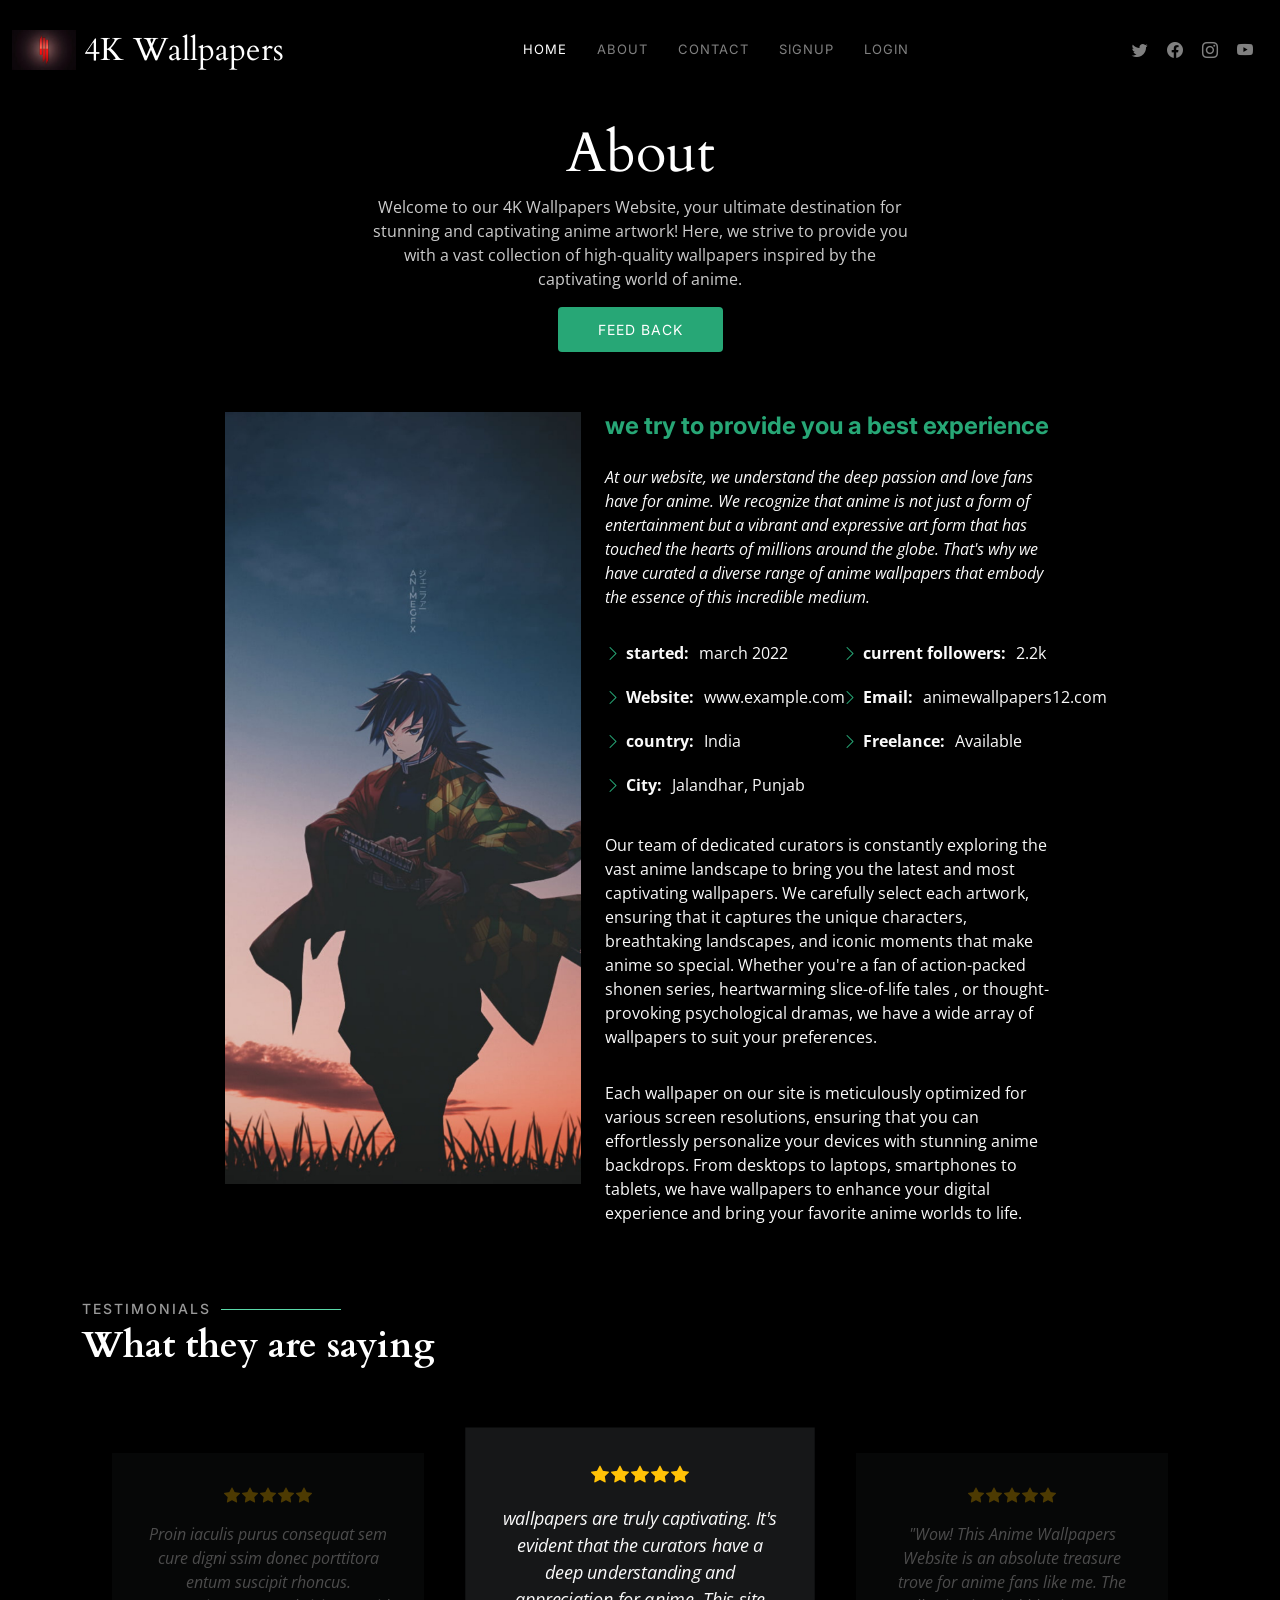
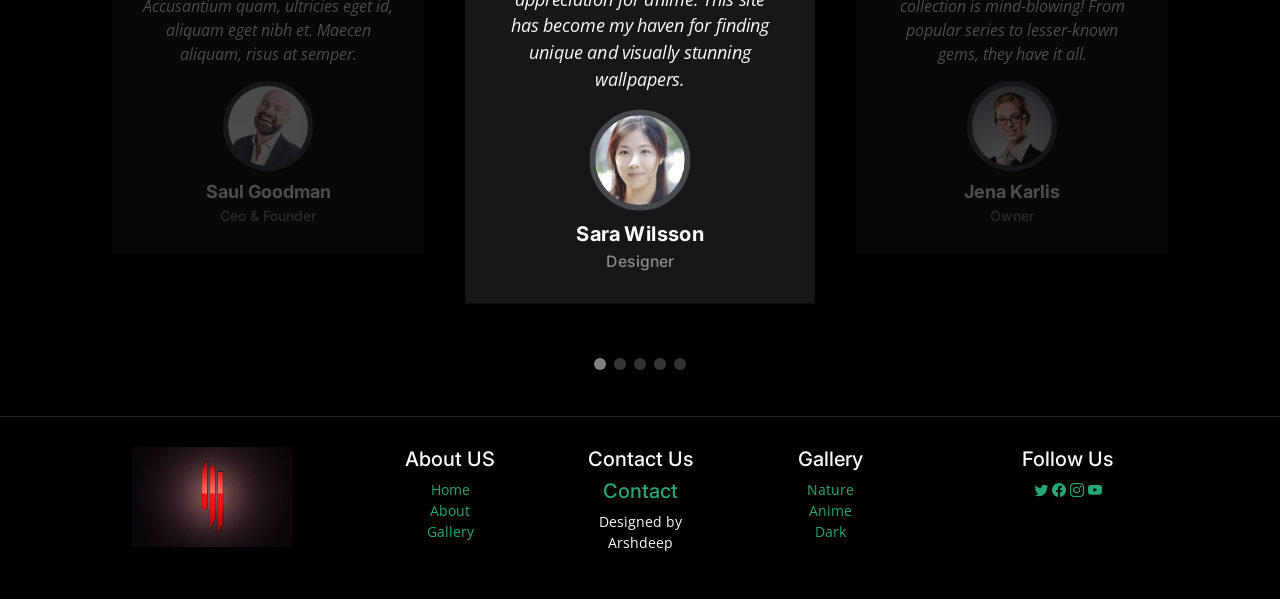
<file: about.html>
<!DOCTYPE html>
<html lang="en">

<head>
  <meta charset="utf-8">
  <meta content="width=device-width, initial-scale=1.0" name="viewport">

  <title>4K Wallpapers - About</title>
  <meta content="" name="description">
  <meta content="" name="keywords">

  <!-- Favicons -->
  <link href="assets/img/favicon.png" rel="icon">
  <link href="assets/img/apple-touch-icon.png" rel="apple-touch-icon">

  <!-- Google Fonts -->
  <link rel="preconnect" href="https://fonts.googleapis.com">
  <link rel="preconnect" href="https://fonts.gstatic.com" crossorigin>
  <link href="https://fonts.googleapis.com/css2?family=Open+Sans:ital,wght@0,300;0,400;0,500;0,600;0,700;1,300;1,400;1,600;1,700&family=Inter:ital,wght@0,300;0,400;0,500;0,600;0,700;1,300;1,400;1,500;1,600;1,700&family=Cardo:ital,wght@0,400;0,700;1,400&display=swap" rel="stylesheet">

  <!-- Vendor CSS Files -->
  <link href="assets/vendor/bootstrap/css/bootstrap.min.css" rel="stylesheet">
  <link href="assets/vendor/bootstrap-icons/bootstrap-icons.css" rel="stylesheet">
  <link href="assets/vendor/swiper/swiper-bundle.min.css" rel="stylesheet">
  <link href="assets/vendor/glightbox/css/glightbox.min.css" rel="stylesheet">
  <link href="assets/vendor/aos/aos.css" rel="stylesheet">

  <!-- Main CSS File -->
  <link href="assets/css/main.css" rel="stylesheet">

</head>

<body>
  <header id="header" class="header d-flex align-items-center fixed-top">
    <div class="container-fluid d-flex align-items-center justify-content-between">

      <a href="homepage.html" class="logo d-flex align-items-center  me-auto me-lg-0">

         <img src="jj.jpg" alt="">
        
        <h1>4K Wallpapers</h1>
      </a>

       <nav id="navbar" class="navbar">
        <ul>
          <li><a href="index.html" class="active">Home</a></li>
          <li><a href="about.html">About</a></li>
       
              <li><a href="contact.php" class="">Contact</a></li>
       <ul>
              <li><a href="signup.php">Signup</a></li>
              <li><a href="login.php">Login</a></li>
            
            </ul>
                 
        </ul>
      </nav>

      <div class="header-social-links">
        <a href="#" class="twitter"><i class="bi bi-twitter"></i></a>
        <a href="#" class="facebook"><i class="bi bi-facebook"></i></a>
        <a href="https://www.instagram.com/anime_wallpapers0976/" class="instagram"><i class="bi bi-instagram"></i></a>
        <a href="https://youtube.com/@animeshorts5019" class="youtube"><i class="bi bi-youtube"></i></i></a>
      </div>
      <i class="mobile-nav-toggle mobile-nav-show bi bi-list"></i>
      <i class="mobile-nav-toggle mobile-nav-hide d-none bi bi-x"></i>

    </div>
  </header>
  <main id="main" data-aos="fade" data-aos-delay="1500">

   
    <div class="page-header d-flex align-items-center">
      <div class="container position-relative">
        <div class="row d-flex justify-content-center">
          <div class="col-lg-6 text-center">
            <h2>About</h2>
            <p>Welcome to our 4K Wallpapers Website, your ultimate destination for stunning and captivating 
			anime artwork! Here, we strive to provide you with
			a vast collection of high-quality wallpapers inspired by the captivating world of anime.</p>

            <a class="cta-btn" href="contact.html">Feed Back</a>

          </div>
        </div>
      </div>
    </div>

  
    <section id="about" class="about">
      <div class="container">

        <div class="row gy-4 justify-content-center">
          <div class="col-lg-4">
            <img src="peakpx (31).jpg" class="img-fluid" alt="">
          </div>
          <div class="col-lg-5 content">
            <h2>we try to provide you a best experience</h2>
            <p class="fst-italic py-3">
              At our website, we understand the deep passion and love fans have for anime. We recognize that anime is 
			  not just a form of entertainment but a vibrant and expressive art form that has touched the hearts of 
			  millions around the globe. That's 
			  why we have curated a diverse range of anime wallpapers that embody the essence of this incredible medium.
              
            </p>
            <div class="row">
              <div class="col-lg-6">
                <ul>
                  <li><i class="bi bi-chevron-right"></i> <strong>started:</strong> <span>march 2022</span></li>
                  <li><i class="bi bi-chevron-right"></i> <strong>Website:</strong> <span>www.example.com</span></li>
                  <li><i class="bi bi-chevron-right"></i> <strong>country:</strong> <span>India</span></li>
                  <li><i class="bi bi-chevron-right"></i> <strong>City:</strong> <span>Jalandhar, Punjab</span></li>
                </ul>
              </div>
              <div class="col-lg-6">
                <ul>
                  <li><i class="bi bi-chevron-right"></i> <strong>current followers:</strong> <span>2.2k</span></li>
                  
                  <li><i class="bi bi-chevron-right"></i> <strong>Email:</strong> <span>animewallpapers12.com</span></li>
                  <li><i class="bi bi-chevron-right"></i> <strong>Freelance:</strong> <span>Available</span></li>
                </ul>
              </div>
            </div>
            <p class="py-3">
             Our team of dedicated curators is constantly exploring the vast anime landscape to bring you the latest 
			 and most captivating wallpapers. We carefully select each artwork, ensuring that it captures the unique 
			 characters, breathtaking landscapes, and iconic moments that make anime so special. Whether you're a fan 
			 of action-packed shonen series, heartwarming slice-of-life tales
			 , or thought-provoking psychological dramas, we have a wide array of wallpapers to suit your preferences.
             
            </p>
            <p class="m-0">
             Each wallpaper on our site is meticulously optimized for various screen resolutions,
			 ensuring that you can effortlessly personalize your devices with stunning anime backdrops. 
			 From desktops to laptops,
			 smartphones to tablets, we have wallpapers to enhance your digital experience and bring your 
			 favorite anime worlds to life.<br>
            </p>
          </div>
        </div>

      </div>
    </section>
    
    <section id="testimonials" class="testimonials">
      <div class="container">

        <div class="section-header">
          <h2>Testimonials</h2>
          <p>What they are saying</p>
        </div>

        <div class="slides-3 swiper">
          <div class="swiper-wrapper">

            <div class="swiper-slide">
              <div class="testimonial-item">
                <div class="stars">
                  <i class="bi bi-star-fill"></i><i class="bi bi-star-fill"></i><i class="bi bi-star-fill"></i><i class="bi bi-star-fill"></i><i class="bi bi-star-fill"></i>
                </div>
                <p>
                  Proin iaculis purus consequat sem cure digni ssim donec porttitora entum suscipit rhoncus. Accusantium quam,
				  ultricies eget id, aliquam eget nibh et. Maecen aliquam, risus at semper.
                </p>
                <div class="profile mt-auto">
                  <img src="assets/img/testimonials/testimonials-1.jpg" class="testimonial-img" alt="">
                  <h3>Saul Goodman</h3>
                  <h4>Ceo &amp; Founder</h4>
                </div>
              </div>
            </div><!-- End testimonial item -->

            <div class="swiper-slide">
              <div class="testimonial-item">
                <div class="stars">
                  <i class="bi bi-star-fill"></i><i class="bi bi-star-fill"></i><i class="bi bi-star-fill"></i><i class="bi bi-star-fill"></i><i class="bi bi-star-fill"></i>
                </div>
                <p>
                   wallpapers are truly captivating. It's evident that the curators have a deep understanding 
				  and appreciation for anime. This site has become 
				  my haven for finding unique and visually stunning wallpapers. 
                </p>
                <div class="profile mt-auto">
                  <img src="assets/img/testimonials/testimonials-2.jpg" class="testimonial-img" alt="">
                  <h3>Sara Wilsson</h3>
                  <h4>Designer</h4>
                </div>
              </div>
            </div><!-- End testimonial item -->

            <div class="swiper-slide">
              <div class="testimonial-item">
                <div class="stars">
                  <i class="bi bi-star-fill"></i><i class="bi bi-star-fill"></i><i class="bi bi-star-fill"></i><i class="bi bi-star-fill"></i><i class="bi bi-star-fill"></i>
                </div>
                <p>
                  "Wow! This Anime Wallpapers Website is an absolute treasure trove for anime fans like me.
				  The collection is mind-blowing! From popular series to lesser-known gems, they have it all. 
                </p>
                <div class="profile mt-auto">
                  <img src="assets/img/testimonials/testimonials-3.jpg" class="testimonial-img" alt="">
                  <h3>Jena Karlis</h3>
                  <h4> Owner</h4>
                </div>
              </div>
            </div><!-- End testimonial item -->

            <div class="swiper-slide">
              <div class="testimonial-item">
                <div class="stars">
                  <i class="bi bi-star-fill"></i><i class="bi bi-star-fill"></i><i class="bi bi-star-fill"></i><i class="bi bi-star-fill"></i><i class="bi bi-star-fill"></i>
                </div>
                <p>
                  "I stumbled upon this Anime Wallpapers Website recently, and I'm blown away by the quality of 
				  the wallpapers. 
				  
                </p>
                <div class="profile mt-auto">
                  <img src="assets/img/testimonials/testimonials-4.jpg" class="testimonial-img" alt="">
                  <h3>Matt Brandon</h3>
                  <h4>Freelancer</h4>
                </div>
              </div>
            </div><!-- End testimonial item -->

            <div class="swiper-slide">
              <div class="testimonial-item">
                <div class="stars">
                  <i class="bi bi-star-fill"></i><i class="bi bi-star-fill"></i><i class="bi bi-star-fill"></i><i class="bi bi-star-fill"></i><i class="bi bi-star-fill"></i>
                </div>
                <p>
                  As an avid anime enthusiast, I must say that this Anime Wallpapers Website is a dream come true. 
				  The sheer variety of wallpapers available is astounding. No matter what genre or art style
				  I'm in the mood for, 
				  I can always find something that resonates with me.
                </p>
                <div class="profile mt-auto">
                  <img src="assets/img/testimonials/testimonials-5.jpg" class="testimonial-img" alt="">
                  <h3>John Larson</h3>
                  <h4>Entrepreneur</h4>
                </div>
              </div>
            </div><!-- End testimonial item -->

          </div>
          <div class="swiper-pagination"></div>
        </div>

      </div>
    </section><!-- End Testimonials Section -->

  </main><!-- End #main -->

   <footer id="footer" class="footer">
<div class="container">
    
	<div class="row">
	<div class="col-xl-3">
      <div class="logo">
      <center> <img src="jj.jpg" alt="" height="100px"> </center>
      </div>
	  </div>
	  <div class="col-xl-2">
      <div class="about">
	 <center> <h5>About US</h5>
         <a href="index.html" class="active">Home</a><br>
          <a href="about.html">About</a><br>
          <a href="#">Gallery</a></center>
      </div>
	  </div>
	  <div class="col-xl-2">
      
       <center><h5>Contact Us</h5>
	   <h5><a href="contact.html">Contact</a></h5>
	  
        Designed by <p>Arshdeep</p></center>
      
    </div>
	<div class="col-xl-2">
      
       <center><h5>Gallery</h5>
        <a href="nature.html">Nature</a><br>
         <a href="anime.html">Anime</a><br>
        <a href="dark.html">Dark</a>
           </center>   
      
    </div>
	<div class="col-xl-3">
       <div class="header-social-links">
	  <center> <h5>Follow Us </h5>
        <a href="#" class="twitter"><i class="bi bi-twitter"></i></a>
        <a href="#" class="facebook"><i class="bi bi-facebook"></i></a>
        <a href="https://www.instagram.com/anime_wallpapers0976/" class="instagram"><i class="bi bi-instagram"></i></a>
        <a href="https://youtube.com/@animeshorts5019" class="youtube"><i class="bi bi-youtube"></i></i></a>
		</center>
      </div>
	  </div>
	</div>
	
  </footer>
  <a href="#" class="scroll-top d-flex align-items-center justify-content-center"><i class="bi bi-arrow-up-short"></i></a>

  <div id="preloader">
    <div class="line"></div>
  </div>

  <!-- Vendor JS Files -->
  <script src="assets/vendor/bootstrap/js/bootstrap.bundle.min.js"></script>
  <script src="assets/vendor/swiper/swiper-bundle.min.js"></script>
  <script src="assets/vendor/glightbox/js/glightbox.min.js"></script>
  <script src="assets/vendor/aos/aos.js"></script>
  <script src="assets/vendor/php-email-form/validate.js"></script>

  <!-- Template Main JS File -->
  <script src="assets/js/main.js"></script>

</body>

</html>
</file>
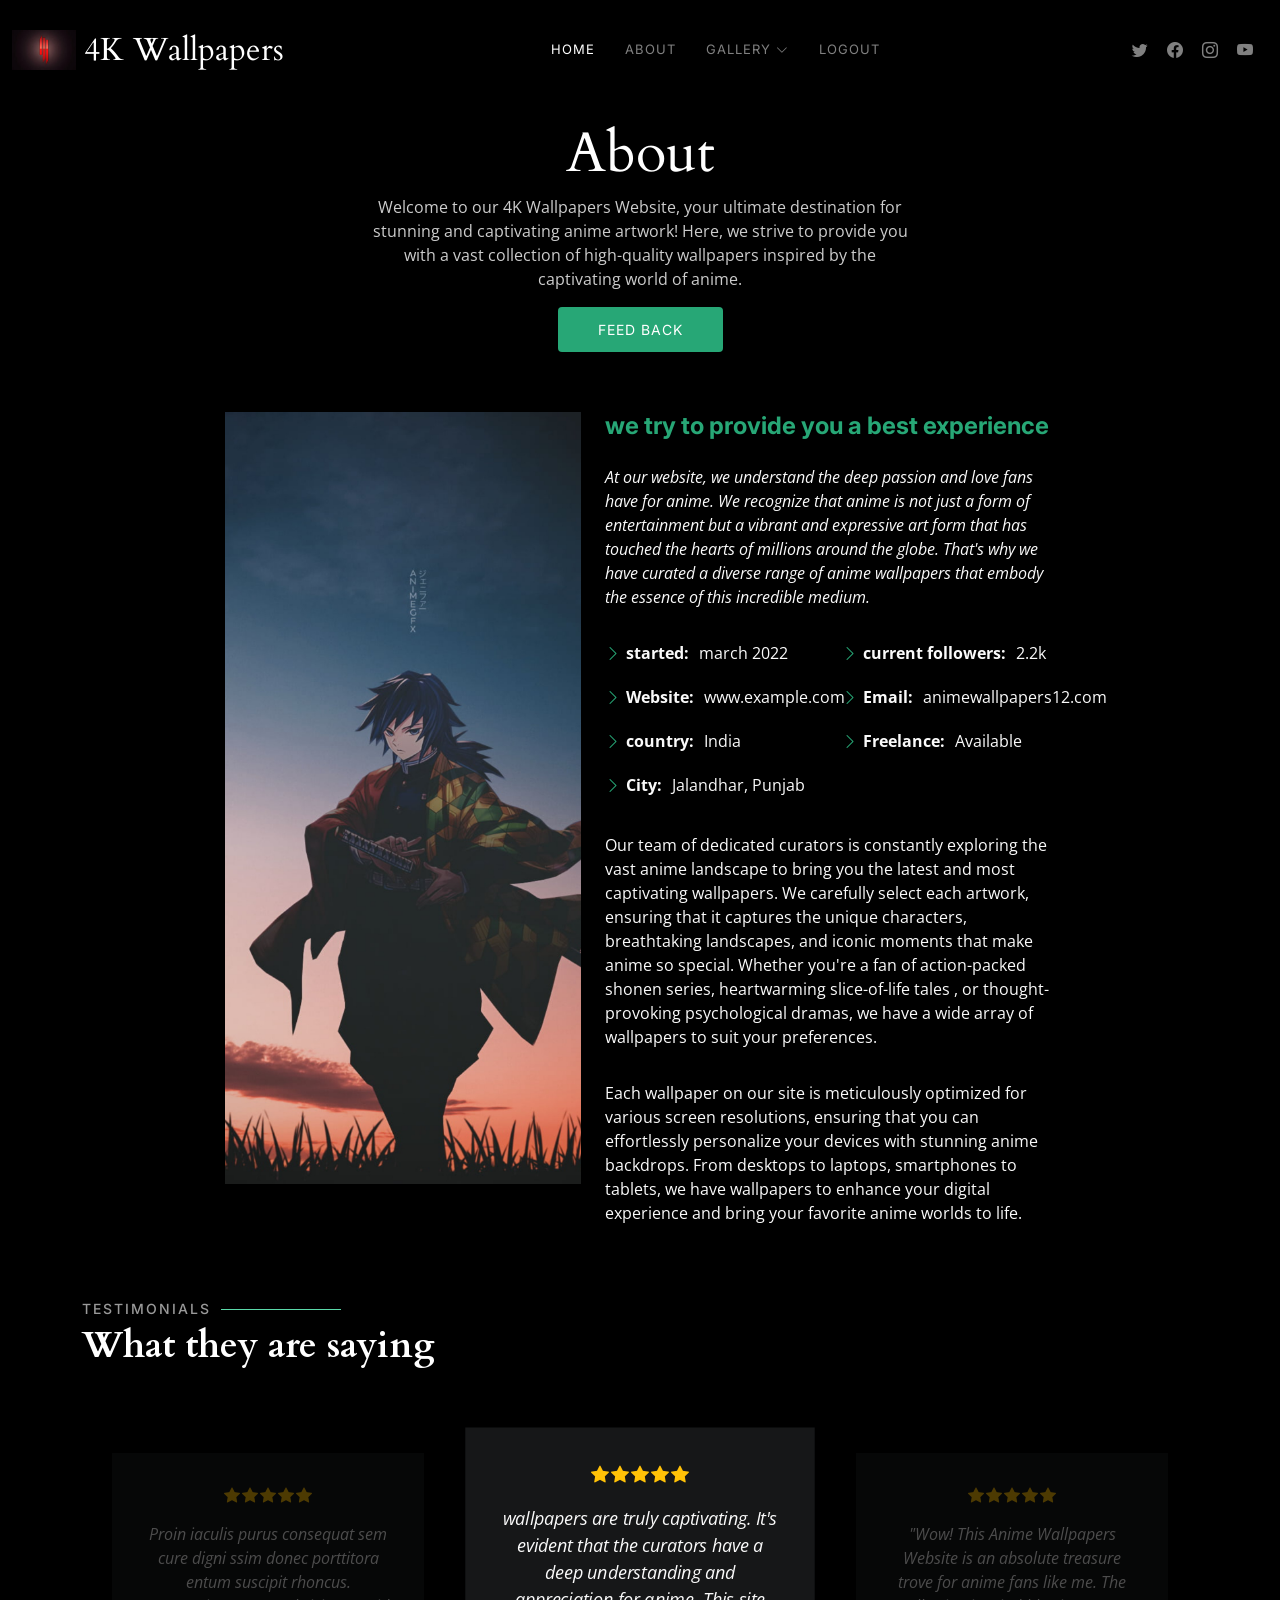
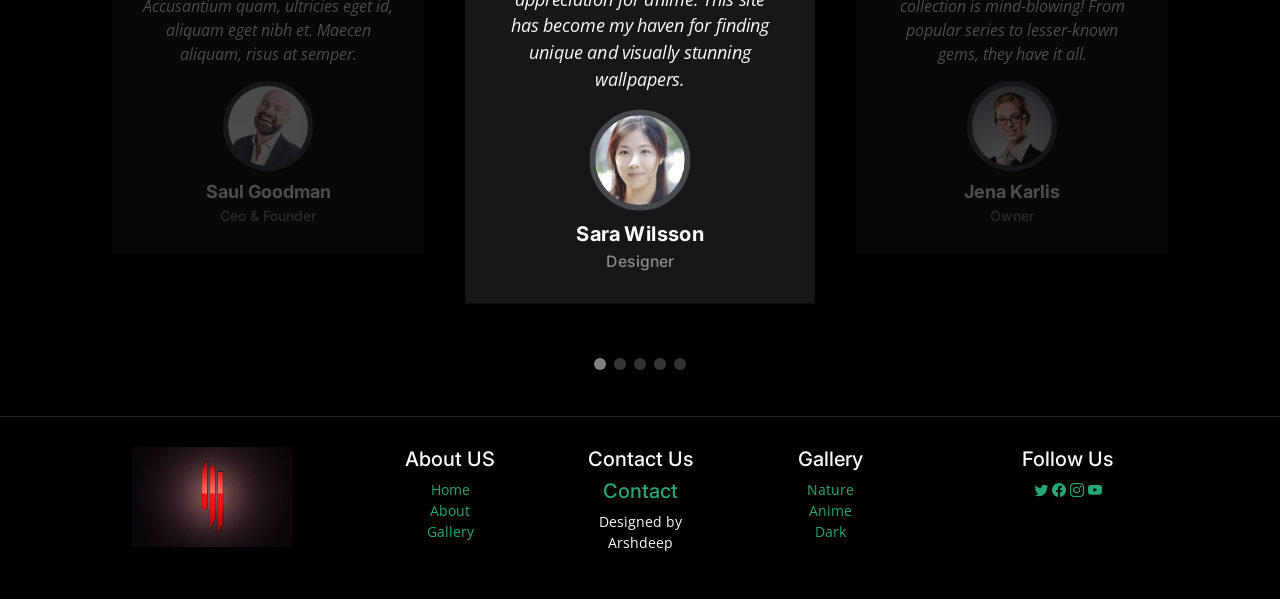
<file: afterabout.html>
<!DOCTYPE html>
<html lang="en">

<head>
  <meta charset="utf-8">
  <meta content="width=device-width, initial-scale=1.0" name="viewport">

  <title>4K Wallpapers - About</title>
  <meta content="" name="description">
  <meta content="" name="keywords">

  <!-- Favicons -->
  <link href="assets/img/favicon.png" rel="icon">
  <link href="assets/img/apple-touch-icon.png" rel="apple-touch-icon">

  <!-- Google Fonts -->
  <link rel="preconnect" href="https://fonts.googleapis.com">
  <link rel="preconnect" href="https://fonts.gstatic.com" crossorigin>
  <link href="https://fonts.googleapis.com/css2?family=Open+Sans:ital,wght@0,300;0,400;0,500;0,600;0,700;1,300;1,400;1,600;1,700&family=Inter:ital,wght@0,300;0,400;0,500;0,600;0,700;1,300;1,400;1,500;1,600;1,700&family=Cardo:ital,wght@0,400;0,700;1,400&display=swap" rel="stylesheet">

  <!-- Vendor CSS Files -->
  <link href="assets/vendor/bootstrap/css/bootstrap.min.css" rel="stylesheet">
  <link href="assets/vendor/bootstrap-icons/bootstrap-icons.css" rel="stylesheet">
  <link href="assets/vendor/swiper/swiper-bundle.min.css" rel="stylesheet">
  <link href="assets/vendor/glightbox/css/glightbox.min.css" rel="stylesheet">
  <link href="assets/vendor/aos/aos.css" rel="stylesheet">

  <!-- Main CSS File -->
  <link href="assets/css/main.css" rel="stylesheet">

</head>

<body>
  <header id="header" class="header d-flex align-items-center fixed-top">
    <div class="container-fluid d-flex align-items-center justify-content-between">

      <a href="homepage.html" class="logo d-flex align-items-center  me-auto me-lg-0">

         <img src="jj.jpg" alt="">
        
        <h1>4K Wallpapers</h1>
      </a>

      <nav id="navbar" class="navbar">
       <ul>
          <li><a href="afterindex.html" class="active">Home</a></li>
          <li><a href="afterabout.html">About</a></li>
          <li class="dropdown"><a href="#"><span>Gallery</span> <i class="bi bi-chevron-down dropdown-indicator"></i></a>
            <ul>
              <li><a href="nature.html">Nature</a></li>
              <li><a href="anime.html">Anime</a></li>
              <li><a href="dark.html">Dark</a></li>
              
              
            </ul>
          </li>
          
          
          
       <ul>
              <li><a href="index.html">Logout</a></li>
              
              
            </ul>
        </ul>
      </nav>

      <div class="header-social-links">
        <a href="#" class="twitter"><i class="bi bi-twitter"></i></a>
        <a href="#" class="facebook"><i class="bi bi-facebook"></i></a>
        <a href="https://www.instagram.com/anime_wallpapers0976/" class="instagram"><i class="bi bi-instagram"></i></a>
        <a href="https://youtube.com/@animeshorts5019" class="youtube"><i class="bi bi-youtube"></i></i></a>
      </div>
      <i class="mobile-nav-toggle mobile-nav-show bi bi-list"></i>
      <i class="mobile-nav-toggle mobile-nav-hide d-none bi bi-x"></i>

    </div>
  </header>
  <main id="main" data-aos="fade" data-aos-delay="1500">

   
    <div class="page-header d-flex align-items-center">
      <div class="container position-relative">
        <div class="row d-flex justify-content-center">
          <div class="col-lg-6 text-center">
            <h2>About</h2>
            <p>Welcome to our 4K Wallpapers Website, your ultimate destination for stunning and captivating 
			anime artwork! Here, we strive to provide you with
			a vast collection of high-quality wallpapers inspired by the captivating world of anime.</p>

            <a class="cta-btn" href="contact.html">Feed Back</a>

          </div>
        </div>
      </div>
    </div>

  
    <section id="about" class="about">
      <div class="container">

        <div class="row gy-4 justify-content-center">
          <div class="col-lg-4">
            <img src="peakpx (31).jpg" class="img-fluid" alt="">
          </div>
          <div class="col-lg-5 content">
            <h2>we try to provide you a best experience</h2>
            <p class="fst-italic py-3">
              At our website, we understand the deep passion and love fans have for anime. We recognize that anime is 
			  not just a form of entertainment but a vibrant and expressive art form that has touched the hearts of 
			  millions around the globe. That's 
			  why we have curated a diverse range of anime wallpapers that embody the essence of this incredible medium.
              
            </p>
            <div class="row">
              <div class="col-lg-6">
                <ul>
                  <li><i class="bi bi-chevron-right"></i> <strong>started:</strong> <span>march 2022</span></li>
                  <li><i class="bi bi-chevron-right"></i> <strong>Website:</strong> <span>www.example.com</span></li>
                  <li><i class="bi bi-chevron-right"></i> <strong>country:</strong> <span>India</span></li>
                  <li><i class="bi bi-chevron-right"></i> <strong>City:</strong> <span>Jalandhar, Punjab</span></li>
                </ul>
              </div>
              <div class="col-lg-6">
                <ul>
                  <li><i class="bi bi-chevron-right"></i> <strong>current followers:</strong> <span>2.2k</span></li>
                  
                  <li><i class="bi bi-chevron-right"></i> <strong>Email:</strong> <span>animewallpapers12.com</span></li>
                  <li><i class="bi bi-chevron-right"></i> <strong>Freelance:</strong> <span>Available</span></li>
                </ul>
              </div>
            </div>
            <p class="py-3">
             Our team of dedicated curators is constantly exploring the vast anime landscape to bring you the latest 
			 and most captivating wallpapers. We carefully select each artwork, ensuring that it captures the unique 
			 characters, breathtaking landscapes, and iconic moments that make anime so special. Whether you're a fan 
			 of action-packed shonen series, heartwarming slice-of-life tales
			 , or thought-provoking psychological dramas, we have a wide array of wallpapers to suit your preferences.
             
            </p>
            <p class="m-0">
             Each wallpaper on our site is meticulously optimized for various screen resolutions,
			 ensuring that you can effortlessly personalize your devices with stunning anime backdrops. 
			 From desktops to laptops,
			 smartphones to tablets, we have wallpapers to enhance your digital experience and bring your 
			 favorite anime worlds to life.<br>
            </p>
          </div>
        </div>

      </div>
    </section>
    
    <section id="testimonials" class="testimonials">
      <div class="container">

        <div class="section-header">
          <h2>Testimonials</h2>
          <p>What they are saying</p>
        </div>

        <div class="slides-3 swiper">
          <div class="swiper-wrapper">

            <div class="swiper-slide">
              <div class="testimonial-item">
                <div class="stars">
                  <i class="bi bi-star-fill"></i><i class="bi bi-star-fill"></i><i class="bi bi-star-fill"></i><i class="bi bi-star-fill"></i><i class="bi bi-star-fill"></i>
                </div>
                <p>
                  Proin iaculis purus consequat sem cure digni ssim donec porttitora entum suscipit rhoncus. Accusantium quam,
				  ultricies eget id, aliquam eget nibh et. Maecen aliquam, risus at semper.
                </p>
                <div class="profile mt-auto">
                  <img src="assets/img/testimonials/testimonials-1.jpg" class="testimonial-img" alt="">
                  <h3>Saul Goodman</h3>
                  <h4>Ceo &amp; Founder</h4>
                </div>
              </div>
            </div><!-- End testimonial item -->

            <div class="swiper-slide">
              <div class="testimonial-item">
                <div class="stars">
                  <i class="bi bi-star-fill"></i><i class="bi bi-star-fill"></i><i class="bi bi-star-fill"></i><i class="bi bi-star-fill"></i><i class="bi bi-star-fill"></i>
                </div>
                <p>
                   wallpapers are truly captivating. It's evident that the curators have a deep understanding 
				  and appreciation for anime. This site has become 
				  my haven for finding unique and visually stunning wallpapers. 
                </p>
                <div class="profile mt-auto">
                  <img src="assets/img/testimonials/testimonials-2.jpg" class="testimonial-img" alt="">
                  <h3>Sara Wilsson</h3>
                  <h4>Designer</h4>
                </div>
              </div>
            </div><!-- End testimonial item -->

            <div class="swiper-slide">
              <div class="testimonial-item">
                <div class="stars">
                  <i class="bi bi-star-fill"></i><i class="bi bi-star-fill"></i><i class="bi bi-star-fill"></i><i class="bi bi-star-fill"></i><i class="bi bi-star-fill"></i>
                </div>
                <p>
                  "Wow! This Anime Wallpapers Website is an absolute treasure trove for anime fans like me.
				  The collection is mind-blowing! From popular series to lesser-known gems, they have it all. 
                </p>
                <div class="profile mt-auto">
                  <img src="assets/img/testimonials/testimonials-3.jpg" class="testimonial-img" alt="">
                  <h3>Jena Karlis</h3>
                  <h4> Owner</h4>
                </div>
              </div>
            </div><!-- End testimonial item -->

            <div class="swiper-slide">
              <div class="testimonial-item">
                <div class="stars">
                  <i class="bi bi-star-fill"></i><i class="bi bi-star-fill"></i><i class="bi bi-star-fill"></i><i class="bi bi-star-fill"></i><i class="bi bi-star-fill"></i>
                </div>
                <p>
                  "I stumbled upon this Anime Wallpapers Website recently, and I'm blown away by the quality of 
				  the wallpapers. 
				  
                </p>
                <div class="profile mt-auto">
                  <img src="assets/img/testimonials/testimonials-4.jpg" class="testimonial-img" alt="">
                  <h3>Matt Brandon</h3>
                  <h4>Freelancer</h4>
                </div>
              </div>
            </div><!-- End testimonial item -->

            <div class="swiper-slide">
              <div class="testimonial-item">
                <div class="stars">
                  <i class="bi bi-star-fill"></i><i class="bi bi-star-fill"></i><i class="bi bi-star-fill"></i><i class="bi bi-star-fill"></i><i class="bi bi-star-fill"></i>
                </div>
                <p>
                  As an avid anime enthusiast, I must say that this Anime Wallpapers Website is a dream come true. 
				  The sheer variety of wallpapers available is astounding. No matter what genre or art style
				  I'm in the mood for, 
				  I can always find something that resonates with me.
                </p>
                <div class="profile mt-auto">
                  <img src="assets/img/testimonials/testimonials-5.jpg" class="testimonial-img" alt="">
                  <h3>John Larson</h3>
                  <h4>Entrepreneur</h4>
                </div>
              </div>
            </div><!-- End testimonial item -->

          </div>
          <div class="swiper-pagination"></div>
        </div>

      </div>
    </section><!-- End Testimonials Section -->

  </main><!-- End #main -->

   <footer id="footer" class="footer">
<div class="container">
    
	<div class="row">
	<div class="col-xl-3">
      <div class="logo">
      <center> <img src="jj.jpg" alt="" height="100px"> </center>
      </div>
	  </div>
	  <div class="col-xl-2">
      <div class="about">
	 <center> <h5>About US</h5>
         <a href="index.html" class="active">Home</a><br>
          <a href="about.html">About</a><br>
          <a href="#">Gallery</a></center>
      </div>
	  </div>
	  <div class="col-xl-2">
      
       <center><h5>Contact Us</h5>
	   <h5><a href="contact.html">Contact</a></h5>
	  
        Designed by <p>Arshdeep</p></center>
      
    </div>
	<div class="col-xl-2">
      
       <center><h5>Gallery</h5>
        <a href="nature.html">Nature</a><br>
         <a href="anime.html">Anime</a><br>
        <a href="dark.html">Dark</a>
           </center>   
      
    </div>
	<div class="col-xl-3">
       <div class="header-social-links">
	  <center> <h5>Follow Us </h5>
        <a href="#" class="twitter"><i class="bi bi-twitter"></i></a>
        <a href="#" class="facebook"><i class="bi bi-facebook"></i></a>
        <a href="https://www.instagram.com/anime_wallpapers0976/" class="instagram"><i class="bi bi-instagram"></i></a>
        <a href="https://youtube.com/@animeshorts5019" class="youtube"><i class="bi bi-youtube"></i></i></a>
		</center>
      </div>
	  </div>
	</div>
	
  </footer>
  <a href="#" class="scroll-top d-flex align-items-center justify-content-center"><i class="bi bi-arrow-up-short"></i></a>

  <div id="preloader">
    <div class="line"></div>
  </div>

  <!-- Vendor JS Files -->
  <script src="assets/vendor/bootstrap/js/bootstrap.bundle.min.js"></script>
  <script src="assets/vendor/swiper/swiper-bundle.min.js"></script>
  <script src="assets/vendor/glightbox/js/glightbox.min.js"></script>
  <script src="assets/vendor/aos/aos.js"></script>
  <script src="assets/vendor/php-email-form/validate.js"></script>

  <!-- Template Main JS File -->
  <script src="assets/js/main.js"></script>

</body>

</html>
</file>
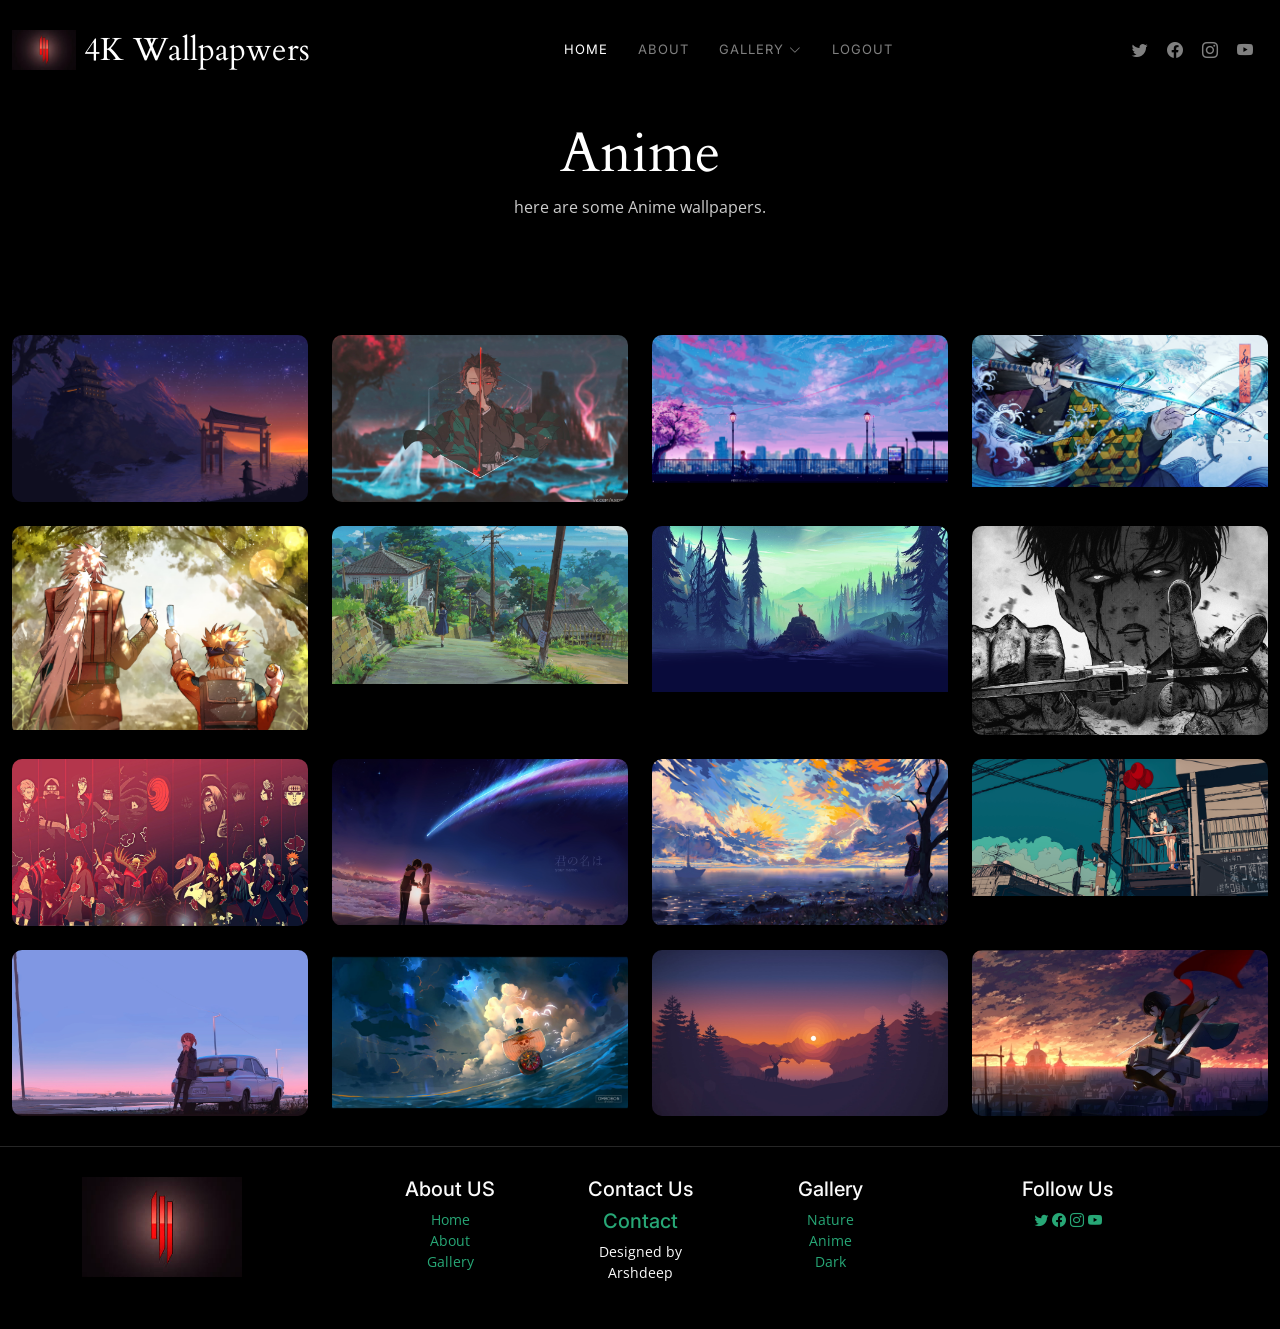
<file: anime.html>
<!DOCTYPE html>
<html lang="en">

<head>
  <meta charset="utf-8">
  <meta content="width=device-width, initial-scale=1.0" name="viewport">

  <title>anime - Gallery</title>
  <meta content="" name="description">
  <meta content="" name="keywords">

  <!-- Favicons -->
  <link href="assets/img/favicon.png" rel="icon">
  <link href="assets/img/apple-touch-icon.png" rel="apple-touch-icon">

  <!-- Google Fonts -->
  <link rel="preconnect" href="https://fonts.googleapis.com">
  <link rel="preconnect" href="https://fonts.gstatic.com" crossorigin>
  <link href="https://fonts.googleapis.com/css2?family=Open+Sans:ital,wght@0,300;0,400;0,500;0,600;0,700;1,300;1,400;1,600;1,700&family=Inter:ital,wght@0,300;0,400;0,500;0,600;0,700;1,300;1,400;1,500;1,600;1,700&family=Cardo:ital,wght@0,400;0,700;1,400&display=swap" rel="stylesheet">

  <!-- Vendor CSS Files -->
  <link href="assets/vendor/bootstrap/css/bootstrap.min.css" rel="stylesheet">
  <link href="assets/vendor/bootstrap-icons/bootstrap-icons.css" rel="stylesheet">
  <link href="assets/vendor/swiper/swiper-bundle.min.css" rel="stylesheet">
  <link href="assets/vendor/glightbox/css/glightbox.min.css" rel="stylesheet">
  <link href="assets/vendor/aos/aos.css" rel="stylesheet">

  <!--  CSS File -->
  <link href="assets/css/main.css" rel="stylesheet">

</head>

<body>

  
  <header id="header" class="header d-flex align-items-center fixed-top">
    <div class="container-fluid d-flex align-items-center justify-content-between">

      <a href="index.html" class="logo d-flex align-items-center  me-auto me-lg-0">
        
         <img src="jj.jpg" alt="">
        
        <h1>4K Wallpapwers</h1>
      </a>

      <nav id="navbar" class="navbar">
         <ul>
          <li><a href="afterindex.html" class="active">Home</a></li>
          <li><a href="afterabout.html">About</a></li>
          <li class="dropdown"><a href="#"><span>Gallery</span> <i class="bi bi-chevron-down dropdown-indicator"></i></a>
            <ul>
              <li><a href="nature.html">Nature</a></li>
              <li><a href="anime.html">Anime</a></li>
              <li><a href="dark.html">Dark</a></li>
              
              
            </ul>
          </li>
          
          
  
       <ul>
              <li><a href="index.html">Logout</a></li>
              
              
            </ul>
        </ul>
      </nav>

      <div class="header-social-links">
        <a href="#" class="twitter"><i class="bi bi-twitter"></i></a>
        <a href="#" class="facebook"><i class="bi bi-facebook"></i></a>
        <a href="https://www.instagram.com/anime_wallpapers0976/" class="instagram"><i class="bi bi-instagram"></i></a>
        <a href="https://youtube.com/@animeshorts5019" class="youtube"><i class="bi bi-youtube"></i></i></a>
      </div>
      <i class="mobile-nav-toggle mobile-nav-show bi bi-list"></i>
      <i class="mobile-nav-toggle mobile-nav-hide d-none bi bi-x"></i>

    </div>
  </header>

  <main id="main" data-aos="fade" data-aos-delay="1500">

    <div class="page-header d-flex align-items-center">
      <div class="container position-relative">
        <div class="row d-flex justify-content-center">
          <div class="col-lg-6 text-center">
            <h2>Anime</h2>
            <p>here are some Anime wallpapers.</p>

            

          </div>
        </div>
      </div>
    </div>

    
    <section id="gallery" class="gallery">
      <div class="container-fluid">

        <div class="row gy-4 justify-content-center">
          <div class="col-xl-3 col-lg-4 col-md-6">
            <div class="gallery-item h-100">
              <img src="bb (1).jpg" class="img-fluid" alt="">
              <div class="gallery-links d-flex align-items-center justify-content-center">
                <a href="bb (1).jpg" title="Gallery 1" class="glightbox preview-link"><i class="bi bi-arrows-angle-expand"></i></a>
                
              </div>
            </div>
          </div>
          <div class="col-xl-3 col-lg-4 col-md-6">
            <div class="gallery-item h-100">
              <img src="bb (2).jpg" class="img-fluid" alt="">
              <div class="gallery-links d-flex align-items-center justify-content-center">
                <a href="bb (2).jpg" title="Gallery 2" class="glightbox preview-link"><i class="bi bi-arrows-angle-expand"></i></a>
                
              </div>
            </div>
          </div>
          <div class="col-xl-3 col-lg-4 col-md-6">
            <div class="gallery-item h-100">
              <img src="bb (3).jpg" class="img-fluid" alt="">
              <div class="gallery-links d-flex align-items-center justify-content-center">
                <a href="bb (3).jpg" title="Gallery 3" class="glightbox preview-link"><i class="bi bi-arrows-angle-expand"></i></a>
               
              </div>
            </div>
          </div>
          <div class="col-xl-3 col-lg-4 col-md-6">
            <div class="gallery-item h-100">
              <img src="bb (4).jpg" class="img-fluid" alt="">
              <div class="gallery-links d-flex align-items-center justify-content-center">
                <a href="bb (4).jpg" title="Gallery 4" class="glightbox preview-link"><i class="bi bi-arrows-angle-expand"></i></a>
                
              </div>
            </div>
          </div>
          <div class="col-xl-3 col-lg-4 col-md-6">
            <div class="gallery-item h-100">
              <img src="bb (5).jpg" class="img-fluid" alt="">
              <div class="gallery-links d-flex align-items-center justify-content-center">
                <a href="bb (5).jpg" title="Gallery 5" class="glightbox preview-link"><i class="bi bi-arrows-angle-expand"></i></a>
                
              </div>
            </div>
          </div>
          <div class="col-xl-3 col-lg-4 col-md-6">
            <div class="gallery-item h-100">
              <img src="bb (6).jpg" class="img-fluid" alt="">
              <div class="gallery-links d-flex align-items-center justify-content-center">
                <a href="bb (6).jpg" title="Gallery 6" class="glightbox preview-link"><i class="bi bi-arrows-angle-expand"></i></a>
                
              </div>
            </div>
          </div>
          <div class="col-xl-3 col-lg-4 col-md-6">
            <div class="gallery-item h-100">
              <img src="bb (7).jpg" class="img-fluid" alt="">
              <div class="gallery-links d-flex align-items-center justify-content-center">
                <a href="bb (7).jpg" title="Gallery 7" class="glightbox preview-link"><i class="bi bi-arrows-angle-expand"></i></a>
                
              </div>
            </div>
          </div>
          <div class="col-xl-3 col-lg-4 col-md-6">
            <div class="gallery-item h-100">
              <img src="bb (8).jpg" class="img-fluid" alt="">
              <div class="gallery-links d-flex align-items-center justify-content-center">
                <a href="bb (8).jpg" title="Gallery 8" class="glightbox preview-link"><i class="bi bi-arrows-angle-expand"></i></a>
                
              </div>
            </div>
          </div>
          <div class="col-xl-3 col-lg-4 col-md-6">
            <div class="gallery-item h-100">
              <img src="bb (9).jpg" class="img-fluid" alt="">
              <div class="gallery-links d-flex align-items-center justify-content-center">
                <a href="bb (9).jpg" title="Gallery 9" class="glightbox preview-link"><i class="bi bi-arrows-angle-expand"></i></a>
               
              </div>
            </div>
          </div>
          <div class="col-xl-3 col-lg-4 col-md-6">
            <div class="gallery-item h-100">
              <img src="bb (10).jpg" class="img-fluid" alt="">
              <div class="gallery-links d-flex align-items-center justify-content-center">
                <a href="bb (10).jpg" title="Gallery 10" class="glightbox preview-link"><i class="bi bi-arrows-angle-expand"></i></a>
                
              </div>
            </div>
          </div>
          <div class="col-xl-3 col-lg-4 col-md-6">
            <div class="gallery-item h-100">
              <img src="bb (11).jpg" class="img-fluid" alt="">
              <div class="gallery-links d-flex align-items-center justify-content-center">
                <a href="bb (11).jpg" title="Gallery 11" class="glightbox preview-link"><i class="bi bi-arrows-angle-expand"></i></a>

              </div>
            </div>
          </div>
          <div class="col-xl-3 col-lg-4 col-md-6">
            <div class="gallery-item h-100">
              <img src="bb (12).jpg" class="img-fluid" alt="">
              <div class="gallery-links d-flex align-items-center justify-content-center">
                <a href="bb (12).jpg" title="Gallery 12" class="glightbox preview-link"><i class="bi bi-arrows-angle-expand"></i></a>
               
              </div>
            </div>
          </div>
          <div class="col-xl-3 col-lg-4 col-md-6">
            <div class="gallery-item h-100">
              <img src="bb (13).jpg" class="img-fluid" alt="">
              <div class="gallery-links d-flex align-items-center justify-content-center">
                <a href="bb (13).jpg" title="Gallery 13" class="glightbox preview-link"><i class="bi bi-arrows-angle-expand"></i></a>
               
              </div>
            </div>
          </div>
          <div class="col-xl-3 col-lg-4 col-md-6">
            <div class="gallery-item h-100">
              <img src="bb (14).jpg" class="img-fluid" alt="">
              <div class="gallery-links d-flex align-items-center justify-content-center">
                <a href="bb (14).jpg" title="Gallery 14" class="glightbox preview-link"><i class="bi bi-arrows-angle-expand"></i></a>
               
              </div>
            </div>
          </div>
          <div class="col-xl-3 col-lg-4 col-md-6">
            <div class="gallery-item h-100">
              <img src="bb (15).jpg" class="img-fluid" alt="">
              <div class="gallery-links d-flex align-items-center justify-content-center">
                <a href="bb (15).jpg" title="Gallery 15" class="glightbox preview-link"><i class="bi bi-arrows-angle-expand"></i></a>
                
              </div>
            </div>
          </div>
          <div class="col-xl-3 col-lg-4 col-md-6">
            <div class="gallery-item h-100">
              <img src="bb (16).jpg" class="img-fluid" alt="">
              <div class="gallery-links d-flex align-items-center justify-content-center">
                <a href="bb (16).jpg" title="Gallery 16" class="glightbox preview-link"><i class="bi bi-arrows-angle-expand"></i></a>
                
              </div>
            </div>
          </div>

        </div>

      </div>
    </section>

  </main>
  
  <footer id="footer" class="footer">
<div class="container">
    
	<div class="row">
	<div class="col-xl-3">
      <div class="logo">
       <img src="jj.jpg" alt="" height="100px"> 
      </div>
	  </div>
	  <div class="col-xl-2">
      <div class="about">
	 <center> <h5>About US</h5>
         <a href="homepage.html" class="active">Home</a><br>
          <a href="about.html">About</a><br>
          <a href="#">Gallery</a></center>
      </div>
	  </div>
	  <div class="col-xl-2">
      
       <center><h5>Contact Us</h5>
	   <h5><a href="contact.html">Contact</a></h5>
	  
        Designed by <p>Arshdeep</p></center>
      
    </div>
	<div class="col-xl-2">
      
       <center><h5>Gallery</h5>
        <a href="nature.html">Nature</a><br>
         <a href="anime.html">Anime</a><br>
        <a href="dark.html">Dark</a>
           </center>   
      
    </div>
	<div class="col-xl-3">
       <div class="header-social-links">
	  <center> <h5>Follow Us </h5>
        <a href="#" class="twitter"><i class="bi bi-twitter"></i></a>
        <a href="#" class="facebook"><i class="bi bi-facebook"></i></a>
        <a href="https://www.instagram.com/anime_wallpapers0976/" class="instagram"><i class="bi bi-instagram"></i></a>
        <a href="https://youtube.com/@animeshorts5019" class="youtube"><i class="bi bi-youtube"></i></i></a>
		</center>
      </div>
	  </div>
	</div>
	
  </footer>

  <a href="#" class="scroll-top d-flex align-items-center justify-content-center"><i class="bi bi-arrow-up-short"></i></a>

  <div id="preloader">
    <div class="line"></div>
  </div>

  <!-- Vendor JS Files -->
  <script src="assets/vendor/bootstrap/js/bootstrap.bundle.min.js"></script>
  <script src="assets/vendor/swiper/swiper-bundle.min.js"></script>
  <script src="assets/vendor/glightbox/js/glightbox.min.js"></script>
  <script src="assets/vendor/aos/aos.js"></script>
  <script src="assets/vendor/php-email-form/validate.js"></script>

  <!--  Main JS File -->
  <script src="assets/js/main.js"></script>

</body>

</html>
</file>
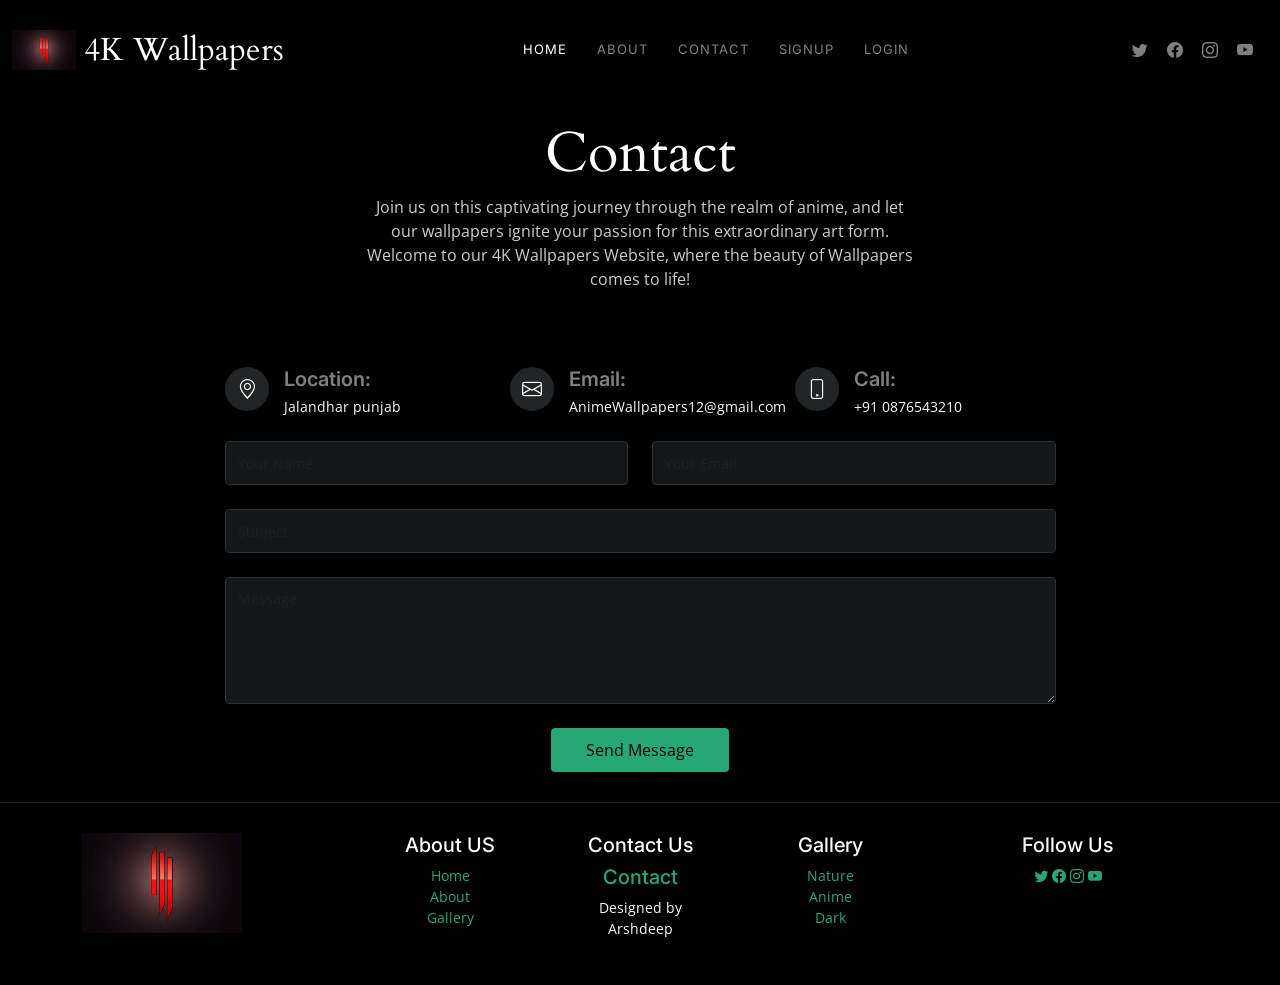
<file: contact.html>
<!DOCTYPE html>
<html lang="en">

<head>
  <meta charset="utf-8">
  <meta content="width=device-width, initial-scale=1.0" name="viewport">

  <title> Contact</title>
  <meta content="" name="description">
  <meta content="" name="keywords">

  <!-- Favicons -->
  <link href="assets/img/favicon.png" rel="icon">
  <link href="assets/img/apple-touch-icon.png" rel="apple-touch-icon">

  <!-- Google Fonts -->
  <link rel="preconnect" href="https://fonts.googleapis.com">
  <link rel="preconnect" href="https://fonts.gstatic.com" crossorigin>
  <link href="https://fonts.googleapis.com/css2?family=Open+Sans:ital,wght@0,300;0,400;0,500;0,600;0,700;1,300;1,400;1,600;1,700&family=Inter:ital,wght@0,300;0,400;0,500;0,600;0,700;1,300;1,400;1,500;1,600;1,700&family=Cardo:ital,wght@0,400;0,700;1,400&display=swap" rel="stylesheet">

  <!-- Vendor CSS Files -->
  <link href="assets/vendor/bootstrap/css/bootstrap.min.css" rel="stylesheet">
  <link href="assets/vendor/bootstrap-icons/bootstrap-icons.css" rel="stylesheet">
  <link href="assets/vendor/swiper/swiper-bundle.min.css" rel="stylesheet">
  <link href="assets/vendor/glightbox/css/glightbox.min.css" rel="stylesheet">
  <link href="assets/vendor/aos/aos.css" rel="stylesheet">

  <!--  Main CSS File -->
  <link href="assets/css/main.css" rel="stylesheet">

 
</head>
<style>
.form-group mt-3{
color:white;}
</style>

<body>

 
  <header id="header" class="header d-flex align-items-center fixed-top">
    <div class="container-fluid d-flex align-items-center justify-content-between">

      <a href="index.html" class="logo d-flex align-items-center  me-auto me-lg-0">
        <img src="jj.jpg" alt=""> 
        
        <h1>4K Wallpapers</h1>
      </a>

        <nav id="navbar" class="navbar">
        <ul>
          <li><a href="index.html" class="active">Home</a></li>
          <li><a href="about.html">About</a></li>
       
          <li><a href="contactus.php" class="">Contact</a></li>
       <ul>
              <li><a href="signup.php">Signup</a></li>
              <li><a href="login.php">Login</a></li>
            
            </ul>
                 
        </ul>
      </nav>

      <div class="header-social-links">
        <a href="#" class="twitter"><i class="bi bi-twitter"></i></a>
        <a href="#" class="facebook"><i class="bi bi-facebook"></i></a>
        <a href="https://www.instagram.com/anime_wallpapers0976/" class="instagram"><i class="bi bi-instagram"></i></a>
        <a href="https://youtube.com/@animeshorts5019" class="youtube"><i class="bi bi-youtube"></i></i></a>
      </div>
      <i class="mobile-nav-toggle mobile-nav-show bi bi-list"></i>
      <i class="mobile-nav-toggle mobile-nav-hide d-none bi bi-x"></i>

    </div>
  </header>

  <main id="main" data-aos="fade" data-aos-delay="1500">

    <div class="page-header d-flex align-items-center">
      <div class="container position-relative">
        <div class="row d-flex justify-content-center">
          <div class="col-lg-6 text-center">
            <h2>Contact</h2>
            <p>Join us on this captivating journey through the realm of anime, 
			and let our wallpapers ignite your passion for this extraordinary art form.
			Welcome to our 4K Wallpapers Website, where the beauty of Wallpapers comes to life!</p>
          </div>
        </div>
      </div>
    </div>
    <section id="contact" class="contact">
      <div class="container">

        <div class="row gy-4 justify-content-center">

          <div class="col-lg-3">
            <div class="info-item d-flex">
              <i class="bi bi-geo-alt flex-shrink-0"></i>
              <div>
                <h4>Location:</h4>
                <p>Jalandhar punjab</p>
              </div>
            </div>
          </div>

          <div class="col-lg-3">
            <div class="info-item d-flex">
              <i class="bi bi-envelope flex-shrink-0"></i>
              <div>
                <h4>Email:</h4>
                <p>AnimeWallpapers12@gmail.com</p>
              </div>
            </div>
          </div>

          <div class="col-lg-3">
            <div class="info-item d-flex">
              <i class="bi bi-phone flex-shrink-0"></i>
              <div>
                <h4>Call:</h4>
                <p>+91 0876543210</p>
              </div>
            </div>
          </div>

        </div>

        <div class="row justify-content-center mt-4">

          <div class="col-lg-9">
            <form action="forms/contact.php" method="post" role="form" class="php-email-form">
              <div class="row">
                <div class="col-md-6 form-group">
                  <input type="text" name="name" class="form-control" id="name" placeholder="Your Name" required>
                </div>
                <div class="col-md-6 form-group mt-3 mt-md-0">
                  <input type="email" class="form-control" name="email" id="email" placeholder="Your Email" required>
                </div>
              </div>
              <div class="form-group mt-3">
                <input type="text" class="form-control" name="subject" id="subject" placeholder="Subject"  required>
              </div>
              <div class="form-group mt-3">
                <textarea class="form-control" name="message" rows="5" placeholder="Message" required></textarea>
              </div>
              <div class="my-3">
                <div class="loading">Loading</div>
                <div class="error-message"></div>
                <div class="sent-message">Your message has been sent. Thank you!</div>
              </div>
              <div class="text-center"><button type="submit">Send Message</button></div>
            </form>
          </div>

        </div>

      </div>
    </section>

  </main>

  
  <footer id="footer" class="footer">
<div class="container">
    
	<div class="row">
	<div class="col-xl-3">
      <div class="logo">
       <img src="jj.jpg" alt="" height="100px"> 
      </div>
	  </div>
	  <div class="col-xl-2">
      <div class="about">
	 <center> <h5>About US</h5>
         <a href="homepage.html" class="active">Home</a><br>
          <a href="about.html">About</a><br>
          <a href="#">Gallery</a></center>
      </div>
	  </div>
	  <div class="col-xl-2">
      
       <center><h5>Contact Us</h5>
	   <h5><a href="contact.html">Contact</a></h5>
	  
        Designed by <p>Arshdeep</p></center>
      
    </div>
	<div class="col-xl-2">
      
       <center><h5>Gallery</h5>
        <a href="nature.html">Nature</a><br>
         <a href="anime.html">Anime</a><br>
        <a href="dark.html">Dark</a>
           </center>   
      
    </div>
	<div class="col-xl-3">
       <div class="header-social-links">
	  <center> <h5>Follow Us </h5>
        <a href="#" class="twitter"><i class="bi bi-twitter"></i></a>
        <a href="#" class="facebook"><i class="bi bi-facebook"></i></a>
        <a href="https://www.instagram.com/anime_wallpapers0976/" class="instagram"><i class="bi bi-instagram"></i></a>
        <a href="https://youtube.com/@animeshorts5019" class="youtube"><i class="bi bi-youtube"></i></i></a>
		</center>
      </div>
	  </div>
	</div>
	
  </footer>

  <a href="#" class="scroll-top d-flex align-items-center justify-content-center"><i class="bi bi-arrow-up-short"></i></a>

  <div id="preloader">
    <div class="line"></div>
  </div>

  <!-- Vendor JS Files -->
  <script src="assets/vendor/bootstrap/js/bootstrap.bundle.min.js"></script>
  <script src="assets/vendor/swiper/swiper-bundle.min.js"></script>
  <script src="assets/vendor/glightbox/js/glightbox.min.js"></script>
  <script src="assets/vendor/aos/aos.js"></script>
  <script src="assets/vendor/php-email-form/validate.js"></script>

  <!--  Main JS File -->
  <script src="assets/js/main.js"></script>

</body>

</html>
</file>
<file: assets/css/main.css>
/* Fonts */
:root {
  --font-default: "Open Sans", system-ui, -apple-system, "Segoe UI", Roboto, "Helvetica Neue", Arial, "Noto Sans", "Liberation Sans", sans-serif, "Apple Color Emoji", "Segoe UI Emoji", "Segoe UI Symbol", "Noto Color Emoji";
  --font-primary: "Inter", sans-serif;
  --font-secondary: "Cardo", sans-serif;
}

/* Colors */
:root {
  --color-default: #fafafa;
  --color-primary: #27a776;
  --color-secondary: #161718;
}

/* Smooth scroll behavior */
:root {
  scroll-behavior: smooth;
}

/*--------------------------------------------------------------
# General
--------------------------------------------------------------*/
body {
  font-family: var(--font-default);
  color: var(--color-default);
  background-color: #000;
}

a {
  color: var(--color-primary);
  text-decoration: none;
}

a:hover {
  color: #32cf93;
  text-decoration: none;
}

h1,
h2,
h3,
h4,
h5,
h6 {
  font-family: var(--font-primary);
}

/*--------------------------------------------------------------
# Sections & Section Header
--------------------------------------------------------------*/
.section-header {
  padding-bottom: 40px;
}

.section-header h2 {
  font-size: 14px;
  font-weight: 500;
  padding: 0;
  line-height: 1px;
  margin: 0 0 5px 0;
  letter-spacing: 2px;
  text-transform: uppercase;
  color: rgba(255, 255, 255, 0.6);
  font-family: var(--font-primary);
}

.section-header h2::after {
  content: "";
  width: 120px;
  height: 1px;
  display: inline-block;
  background: #5bd9a9;
  margin: 4px 10px;
}

.section-header p {
  margin: 0;
  margin: 0;
  font-size: 36px;
  font-weight: 700;
  font-family: var(--font-secondary);
  color: #fff;
}

/*--------------------------------------------------------------
# Page Header
--------------------------------------------------------------*/
.page-header {
  padding: 120px 0 60px 0;
  min-height: 30vh;
  position: relative;
}

.page-header h2 {
  font-size: 56px;
  font-weight: 500;
  color: #fff;
  font-family: var(--font-secondary);
}

@media (max-width: 768px) {
  .page-header h2 {
    font-size: 36px;
  }
}

.page-header p {
  color: rgba(255, 255, 255, 0.8);
}

.page-header .cta-btn {
  font-family: var(--font-primary);
  font-weight: 400;
  font-size: 14px;
  display: inline-block;
  padding: 12px 40px;
  border-radius: 4px;
  letter-spacing: 1px;
  text-transform: uppercase;
  transition: 0.3s;
  color: #fff;
  background: var(--color-primary);
}

.page-header .cta-btn:hover {
  background: #2cbc85;
}

/*--------------------------------------------------------------
# Scroll top button
--------------------------------------------------------------*/
.scroll-top {
  position: fixed;
  visibility: hidden;
  opacity: 0;
  right: 15px;
  bottom: -15px;
  z-index: 99999;
  background: var(--color-primary);
  width: 44px;
  height: 44px;
  border-radius: 50px;
  transition: all 0.4s;
}

.scroll-top i {
  font-size: 24px;
  color: #fff;
  line-height: 0;
}

.scroll-top:hover {
  background: rgba(39, 167, 118, 0.8);
  color: #fff;
}

.scroll-top.active {
  visibility: visible;
  opacity: 1;
  bottom: 15px;
}

/*--------------------------------------------------------------
# Preloader
--------------------------------------------------------------*/
#preloader {
  display: flex;
  position: fixed;
  inset: 0;
  width: 100%;
  height: 100vh;
  z-index: 99999;
}

#preloader:before,
#preloader:after {
  content: "";
  background-color: var(--color-secondary);
  position: absolute;
  inset: 0;
  width: 50%;
  height: 100%;
  transition: all 0.3s ease 0s;
  z-index: -1;
}

#preloader:after {
  left: auto;
  right: 0;
}

#preloader .line {
  position: relative;
  overflow: hidden;
  margin: auto;
  width: 1px;
  height: 280px;
  transition: all 0.8s ease 0s;
}

#preloader .line:before {
  content: "";
  position: absolute;
  background-color: #fff;
  left: 0;
  top: 50%;
  width: 1px;
  height: 0%;
  transform: translateY(-50%);
  animation: lineincrease 1000ms ease-in-out 0s forwards;
}

#preloader .line:after {
  content: "";
  position: absolute;
  background-color: #999;
  left: 0;
  top: 0;
  width: 1px;
  height: 100%;
  transform: translateY(-100%);
  animation: linemove 1200ms linear 0s infinite;
  animation-delay: 2000ms;
}

#preloader.loaded .line {
  opacity: 0;
  height: 100% !important;
}

#preloader.loaded .line:after {
  opacity: 0;
}

#preloader.loaded:before,
#preloader.loaded:after {
  animation: preloaderfinish 300ms ease-in-out 500ms forwards;
}

@keyframes lineincrease {
  0% {
    height: 0%;
  }

  100% {
    height: 100%;
  }
}

@keyframes linemove {
  0% {
    transform: translateY(200%);
  }

  100% {
    transform: translateY(-100%);
  }
}

@keyframes preloaderfinish {
  0% {
    width: 5 0%;
  }

  100% {
    width: 0%;
  }
}

/*--------------------------------------------------------------
# Header
--------------------------------------------------------------*/
.header {
  transition: all 0.5s;
  z-index: 997;
  padding: 30px 0;
  background-color: #000;
}

.header .logo {
  transition: 0.3s;
}

.header .logo img {
  max-height: 40px;
  margin-right: 8px;
}

.header .logo h1 {
  font-size: 32px;
  margin: 0;
  font-weight: 400;
  color: #fff;
  font-family: var(--font-secondary);
}

.header .logo i {
  font-size: 32px;
  margin-right: 8px;
  line-height: 0;
}

@media (max-width: 575px) {
  .header .logo h1 {
    font-size: 26px;
  }

  .header .logo i {
    font-size: 24px;
  }
}

.header .header-social-links {
  padding-right: 15px;
}

.header .header-social-links a {
  color: rgba(255, 255, 255, 0.5);
  padding-left: 15px;
  display: inline-block;
  line-height: 0px;
  transition: 0.3s;
  font-size: 16px;
}

.header .header-social-links a:hover {
  color: #fff;
}

@media (max-width: 575px) {
  .header .header-social-links a {
    padding-left: 5px;
  }
}

/*--------------------------------------------------------------
# Desktop Navigation
--------------------------------------------------------------*/
@media (min-width: 1280px) {
  .navbar {
    padding: 0;
  }

  .navbar ul {
    margin: 0;
    padding: 0;
    display: flex;
    list-style: none;
    align-items: center;
  }

  .navbar li {
    position: relative;
  }

  .navbar a,
  .navbar a:focus {
    display: flex;
    align-items: center;
    justify-content: space-between;
    padding: 10px 0 10px 30px;
    font-family: var(--font-primary);
    text-transform: uppercase;
    letter-spacing: 1px;
    font-size: 13px;
    font-weight: 400;
    color: rgba(255, 255, 255, 0.5);
    white-space: nowrap;
    transition: 0.3s;
  }

  .navbar a i,
  .navbar a:focus i {
    font-size: 12px;
    line-height: 0;
    margin-left: 5px;
  }

  .navbar a:hover,
  .navbar .active,
  .navbar .active:focus,
  .navbar li:hover>a {
    color: #fff;
  }

  .navbar .dropdown ul {
    display: block;
    position: absolute;
    left: 14px;
    top: calc(100% + 30px);
    margin: 0;
    padding: 10px 0;
    z-index: 99;
    opacity: 0;
    visibility: hidden;
    background: var(--color-secondary);
    transition: 0.3s;
    border-radius: 4px;
  }

  .navbar .dropdown ul li {
    min-width: 200px;
  }

  .navbar .dropdown ul a {
    padding: 10px 20px;
    font-size: 15px;
    text-transform: none;
    font-weight: 400;
  }

  .navbar .dropdown ul a i {
    font-size: 12px;
  }

  .navbar .dropdown ul a:hover,
  .navbar .dropdown ul .active:hover,
  .navbar .dropdown ul li:hover>a {
    color: #fff;
  }

  .navbar .dropdown:hover>ul {
    opacity: 1;
    top: 100%;
    visibility: visible;
  }

  .navbar .dropdown .dropdown ul {
    top: 0;
    left: calc(100% - 30px);
    visibility: hidden;
  }

  .navbar .dropdown .dropdown:hover>ul {
    opacity: 1;
    top: 0;
    left: 100%;
    visibility: visible;
  }
}

@media (min-width: 1280px) and (max-width: 1366px) {
  .navbar .dropdown .dropdown ul {
    left: -90%;
  }

  .navbar .dropdown .dropdown:hover>ul {
    left: -100%;
  }
}

@media (min-width: 1280px) {

  .mobile-nav-show,
  .mobile-nav-hide {
    display: none;
  }
}

/*--------------------------------------------------------------
# Mobile Navigation
--------------------------------------------------------------*/
@media (max-width: 1279px) {
  .navbar {
    position: fixed;
    top: 0;
    right: -100%;
    width: 100%;
    max-width: 400px;
    bottom: 0;
    transition: 0.3s;
    z-index: 9997;
  }

  .navbar ul {
    position: absolute;
    inset: 0;
    padding: 50px 0 10px 0;
    margin: 0;
    background: rgba(0, 0, 0, 0.9);
    overflow-y: auto;
    transition: 0.3s;
    z-index: 9998;
  }

  .navbar a,
  .navbar a:focus {
    display: flex;
    align-items: center;
    justify-content: space-between;
    padding: 10px 20px;
    font-family: var(--font-primary);
    font-size: 13px;
    text-transform: uppercase;
    font-weight: 400;
    color: rgba(255, 255, 255, 0.5);
    letter-spacing: 1px;
    white-space: nowrap;
    transition: 0.3s;
  }

  .navbar a i,
  .navbar a:focus i {
    font-size: 12px;
    line-height: 0;
    margin-left: 5px;
  }

  .navbar a:hover,
  .navbar .active,
  .navbar .active:focus,
  .navbar li:hover>a {
    color: #fff;
  }

  .navbar .dropdown ul,
  .navbar .dropdown .dropdown ul {
    position: static;
    display: none;
    padding: 10px 0;
    margin: 10px 20px;
    transition: all 0.5s ease-in-out;
    border: 1px solid black;
  }

  .navbar .dropdown>.dropdown-active,
  .navbar .dropdown .dropdown>.dropdown-active {
    display: block;
  }

  .mobile-nav-show {
    color: #fff;
    font-size: 28px;
    cursor: pointer;
    line-height: 0;
    transition: 0.5s;
    z-index: 9999;
    margin: 0 10px 0 10px;
  }

  .mobile-nav-hide {
    color: #fff;
    font-size: 32px;
    cursor: pointer;
    line-height: 0;
    transition: 0.5s;
    position: fixed;
    right: 20px;
    top: 20px;
    z-index: 9999;
  }

  .mobile-nav-active {
    overflow: hidden;
  }

  .mobile-nav-active .navbar {
    right: 0;
  }

  .mobile-nav-active .navbar:before {
    content: "";
    position: fixed;
    inset: 0;
    background: rgba(22, 23, 24, 0.8);
    z-index: 9996;
  }
}

/*--------------------------------------------------------------
# About Section
--------------------------------------------------------------*/
.about .content h2 {
  font-weight: 700;
  font-size: 24px;
  color: var(--color-primary);
}

.about .content ul {
  list-style: none;
  padding: 0;
}

.about .content ul li {
  margin-bottom: 20px;
  display: flex;
  align-items: center;
}

.about .content ul strong {
  margin-right: 10px;
}

.about .content ul i {
  font-size: 16px;
  margin-right: 5px;
  color: var(--color-primary);
  line-height: 0;
}

/*--------------------------------------------------------------
# Testimonials Section
--------------------------------------------------------------*/
.testimonials {
  margin-top: 80px;
}

.testimonials .testimonial-item {
  box-sizing: content-box;
  padding: 30px;
  margin: 40px 30px;
  background: var(--color-secondary);
  min-height: 320px;
  display: flex;
  flex-direction: column;
  text-align: center;
  transition: 0.3s;
}

.testimonials .testimonial-item .stars {
  margin-bottom: 15px;
}

.testimonials .testimonial-item .stars i {
  color: #ffc107;
  margin: 0 1px;
}

.testimonials .testimonial-item .testimonial-img {
  width: 90px;
  border-radius: 50%;
  border: 5px solid #474a4d;
  margin: 0 auto;
}

.testimonials .testimonial-item h3 {
  font-size: 18px;
  font-weight: bold;
  margin: 10px 0 5px 0;
  color: #fff;
}

.testimonials .testimonial-item h4 {
  font-size: 14px;
  color: rgba(255, 255, 255, 0.5);
  margin: 0;
}

.testimonials .testimonial-item p {
  font-style: italic;
  margin: 0 auto 15px auto;
}

.testimonials .swiper-pagination {
  margin-top: 20px;
  position: relative;
}

.testimonials .swiper-pagination .swiper-pagination-bullet {
  width: 12px;
  height: 12px;
  background-color: rgba(255, 255, 255, 0.2);
  opacity: 1;
}

.testimonials .swiper-pagination .swiper-pagination-bullet-active {
  background-color: rgba(255, 255, 255, 0.5);
}

.testimonials .swiper-slide {
  opacity: 0.3;
}

@media (max-width: 1199px) {
  .testimonials .swiper-slide-active {
    opacity: 1;
  }

  .testimonials .swiper-pagination {
    margin-top: 0;
  }

  .testimonials .testimonial-item {
    margin: 40px 20px;
  }
}

@media (min-width: 1200px) {
  .testimonials .swiper-slide-next {
    opacity: 1;
    transform: scale(1.12);
  }
}

/*--------------------------------------------------------------
# Pricing Section
--------------------------------------------------------------*/
.gallery {
  margin-top: 40px;
}

.gallery .gallery-item {
  position: relative;
  overflow: hidden;
  border-radius: 10px;
}

.gallery .gallery-item img {
  transition: 0.3s;
}

.gallery .gallery-links {
  position: absolute;
  inset: 0;
  opacity: 0;
  transition: all ease-in-out 0.3s;
  background: rgba(0, 0, 0, 0.6);
  z-index: 3;
}

.gallery .gallery-links .preview-link,
.gallery .gallery-links .details-link {
  font-size: 20px;
  color: rgba(255, 255, 255, 0.5);
  transition: 0.3s;
  line-height: 1.2;
  margin: 30px 8px 0 8px;
}

.gallery .gallery-links .preview-link:hover,
.gallery .gallery-links .details-link:hover {
  color: #fff;
}

.gallery .gallery-links .details-link {
  font-size: 30px;
  line-height: 0;
}

.gallery .gallery-item:hover .gallery-links {
  opacity: 1;
}

.gallery .gallery-item:hover .preview-link,
.gallery .gallery-item:hover .details-link {
  margin-top: 0;
}

.gallery .gallery-item:hover img {
  transform: scale(1.1);
}

.glightbox-clean .gslide-description {
  background: #222425;
}

.glightbox-clean .gslide-title {
  color: rgba(255, 255, 255, 0.8);
  margin: 0;
}

/*--------------------------------------------------------------
# Gallery Single Section
--------------------------------------------------------------*/
.gallery-single .portfolio-details-slider img {
  width: 100%;
}

.gallery-single .portfolio-details-slider .swiper-pagination .swiper-pagination-bullet {
  width: 12px;
  height: 12px;
  background-color: rgba(255, 255, 255, 0.7);
  opacity: 1;
}

.gallery-single .portfolio-details-slider .swiper-pagination .swiper-pagination-bullet-active {
  background-color: var(--color-primary);
}

.gallery-single .swiper-button-prev,
.gallery-single .swiper-button-next {
  width: 48px;
  height: 48px;
}

.gallery-single .swiper-button-prev:after,
.gallery-single .swiper-button-next:after {
  color: rgba(255, 255, 255, 0.8);
  background-color: rgba(0, 0, 0, 0.2);
  font-size: 24px;
  border-radius: 50%;
  width: 48px;
  height: 48px;
  display: flex;
  align-items: center;
  justify-content: center;
  transition: 0.3s;
}

.gallery-single .swiper-button-prev:hover:after,
.gallery-single .swiper-button-next:hover:after {
  background-color: rgba(0, 0, 0, 0.6);
}

@media (max-width: 575px) {

  .gallery-single .swiper-button-prev,
  .gallery-single .swiper-button-next {
    display: none;
  }
}

.gallery-single .portfolio-info h3 {
  font-size: 22px;
  font-weight: 700;
  margin-bottom: 20px;
  padding-bottom: 20px;
  position: relative;
  font-family: var(--font-secondary);
}

.gallery-single .portfolio-info h3:after {
  content: "";
  position: absolute;
  display: block;
  width: 50px;
  height: 3px;
  background: var(--color-primary);
  left: 0;
  bottom: 0;
}

.gallery-single .portfolio-info ul {
  list-style: none;
  padding: 0;
  font-size: 15px;
}

.gallery-single .portfolio-info ul li {
  display: flex;
  flex-direction: column;
  padding-bottom: 15px;
}

.gallery-single .portfolio-info ul strong {
  text-transform: uppercase;
  font-weight: 400;
  color: #6b7075;
  font-size: 14px;
}

.gallery-single .portfolio-info .btn-visit {
  padding: 8px 40px;
  background: var(--color-primary);
  color: #fff;
  border-radius: 50px;
  transition: 0.3s;
}

.gallery-single .portfolio-info .btn-visit:hover {
  background: #2cbc85;
}

.gallery-single .portfolio-description h2 {
  font-size: 26px;
  font-weight: 700;
  margin-bottom: 20px;
  color: #fff;
  font-family: var(--font-secondary);
}

.gallery-single .portfolio-description p {
  padding: 0;
}

.gallery-single .portfolio-description .testimonial-item {
  padding: 30px 30px 0 30px;
  position: relative;
  background: var(--color-secondary);
  height: 100%;
  margin-bottom: 50px;
}

.gallery-single .portfolio-description .testimonial-item .testimonial-img {
  width: 90px;
  border-radius: 50px;
  border: 6px solid #2e3133;
  float: left;
  margin: 0 10px 0 0;
}

.gallery-single .portfolio-description .testimonial-item h3 {
  font-size: 18px;
  font-weight: bold;
  margin: 15px 0 5px 0;
  padding-top: 20px;
}

.gallery-single .portfolio-description .testimonial-item h4 {
  font-size: 14px;
  color: rgba(255, 255, 255, 0.6);
  margin: 0;
}

.gallery-single .portfolio-description .testimonial-item .quote-icon-left,
.gallery-single .portfolio-description .testimonial-item .quote-icon-right {
  color: #5bd9a9;
  font-size: 26px;
  line-height: 0;
}

.gallery-single .portfolio-description .testimonial-item .quote-icon-left {
  display: inline-block;
  left: -5px;
  position: relative;
}

.gallery-single .portfolio-description .testimonial-item .quote-icon-right {
  display: inline-block;
  right: -5px;
  position: relative;
  top: 10px;
  transform: scale(-1, -1);
}

.gallery-single .portfolio-description .testimonial-item p {
  font-style: italic;
  margin: 0 0 15px 0 0 0;
  padding: 0;
}

/*--------------------------------------------------------------
# Services Section
--------------------------------------------------------------*/
.services .service-item {
  padding: 50px 30px;
  transition: all ease-in-out 0.4s;
  background: var(--color-secondary);
  height: 100%;
  overflow: hidden;
  z-index: 1;
}

.services .service-item:before {
  content: "";
  position: absolute;
  background: #1d1f20;
  top: -200px;
  transition: all 0.3s;
  z-index: -1;
}

.services .service-item i {
  background: var(--color-primary);
  color: #fff;
  font-size: 24px;
  transition: 0.3s;
  display: flex;
  align-items: center;
  justify-content: center;
  width: 56px;
  height: 56px;
  border-radius: 50%;
}

.services .service-item h4 {
  font-weight: 600;
  margin: 15px 0 0 0;
  transition: 0.3s;
  font-size: 20px;
}

.services .service-item h4 a {
  color: #fff;
}

.services .service-item p {
  line-height: 24px;
  font-size: 14px;
  margin: 15px 0 0 0;
}

.services .service-item:hover:before {
  background: var(--color-primary);
  right: 0;
  top: 0;
  width: 100%;
  height: 100%;
  border-radius: 0px;
}

.services .service-item:hover h4 a,
.services .service-item:hover p {
  color: #fff;
}

.services .service-item:hover i {
  background: #fff;
  color: var(--color-primary);
}

/*--------------------------------------------------------------
# Pricing Section
--------------------------------------------------------------*/
.pricing {
  margin-top: 80px;
}

.pricing .pricing-item {
  border-bottom: 1px dashed #474a4d;
  width: 100%;
  height: 100%;
  padding: 0 0 15px 0;
}

.pricing .pricing-item h3 {
  margin: 0;
  font-size: 18px;
  font-weight: 500;
  color: rgba(255, 255, 255, 0.6);
}

.pricing .pricing-item h4 {
  margin: 0;
  font-size: 16px;
}

/*--------------------------------------------------------------
# Contact Section
--------------------------------------------------------------*/
.contact .info-item+.info-item {
  margin-top: 40px;
}

.contact .info-item i {
  font-size: 20px;
  color: white;
  float: left;
  width: 44px;
  height: 44px;
  background: #222425;
  display: flex;
  justify-content: center;
  align-items: center;
  border-radius: 50px;
  transition: all 0.3s ease-in-out;
  margin-right: 15px;
}

.contact .info-item h4 {
  padding: 0;
  font-size: 20px;
  font-weight: 600;
  margin-bottom: 5px;
  color: rgba(255, 255, 255, 0.5);
}

.contact .info-item p {
  padding: 0;
  margin-bottom: 0;
  font-size: 14px;
  color: #white;
}

.contact .info-item:hover i {
  
  color: #white;
}

.contact .php-email-form {
  width: 100%;

  
}

.contact .php-email-form .form-group {
  padding-bottom: 8px;
  color:white;
}

.contact .php-email-form .error-message {
  display: none;
  color:white;
  background: #df1529;
  text-align: left;
  padding: 15px;
  font-weight: 600;
}

.contact .php-email-form .error-message br+br {
  margin-top: 25px;
}

.contact .php-email-form .sent-message {
  display: none;
  color: white;
  background: var(--color-primary);
  text-align: center;
  padding: 15px;
  font-weight: 600;
}

.contact .php-email-form .loading {
  display: none;
  background: var(--color-secondary);
  text-align: center;
  padding: 15px;
  color: rgba(255, 255, 255, 0.6);
}

.contact .php-email-form .loading:before {
  content: "";
  display: inline-block;
  border-radius: 50%;
  width: 24px;
  height: 24px;
  margin: 0 10px -6px 0;
  border: 3px solid var(--color-primary);
  border-top-color: var(--color-secondary);
  animation: animate-loading 1s linear infinite;
}

.contact .php-email-form input,
.contact .php-email-form textarea {
  border-radius: 4px;
  box-shadow: none;
  font-size: 14px;
  background-color: var(--color-secondary);
  border: 1px solid #2e3133;
  color: #white;
}

.contact .php-email-form input {
  height: 44px;
  color:white;
}

.contact .php-email-form textarea {
  padding: 10px 12px;
  color:white;
}

.contact .php-email-form button[type=submit] {
  background: var(--color-primary);
  border: 0;
  padding: 10px 35px;
  color: #white;
  transition: 0.4s;
  border-radius: 4px;
}

.contact .php-email-form button[type=submit]:hover {
  background: rgba(39, 167, 118, 0.8);
}

@keyframes animate-loading {
  0% {
    transform: rotate(0deg);
  }

  100% {
    transform: rotate(360deg);
  }
}

/*--------------------------------------------------------------
# Hero Section
--------------------------------------------------------------*/
.hero {
  width: 100%;
  min-height: 30vh;
  background: #000;
  background-size: cover;
  position: relative;
  padding: 140px 0 60px 0;
}

.hero h2 {
  margin: 0 0 10px 0;
  font-size: 38px;
  font-weight: 700;
  color: #fff;
  font-family: var(--font-secondary);
}

.hero h2 span {
  position: relative;
  z-index: 1;
  padding: 0 5px;
  display: inline-block;
}

.hero h2 span:before {
  content: "";
  position: absolute;
  height: 50%;
  bottom: 0;
  left: 0;
  right: 0;
  background: var(--color-primary);
  z-index: -1;
}

.hero p {
  color: rgba(255, 255, 255, 0.6);
  margin-bottom: 30px;
  font-size: 18px;
}

.hero .btn-get-started {
  font-family: var(--font-primary);
  font-weight: 400;
  font-size: 14px;
  display: inline-block;
  padding: 12px 40px;
  border-radius: 4px;
  letter-spacing: 1px;
  text-transform: uppercase;
  transition: 0.3s;
  color: #fff;
  background: var(--color-primary);
}

.hero .btn-get-started:hover {
  background: #2cbc85;
}

@media (max-width: 768px) {
  .hero h2 {
    font-size: 32px;
  }
}

/*--------------------------------------------------------------
# Footer
--------------------------------------------------------------*/
.footer {
  margin-top: 30px;
  padding: 30px 0;
  font-size: 14px;
  border-top: 1px solid rgba(255, 255, 255, 0.15);
}

.footer .copyright {
  text-align: center;
  color: rgba(255, 255, 255, 0.8);
}

.footer .credits {
  padding-top: 6px;
  text-align: center;
  font-size: 13px;
  color: rgba(255, 255, 255, 0.8);
}

.footer .credits a {
  color: var(--color-primary);
}
</file>
